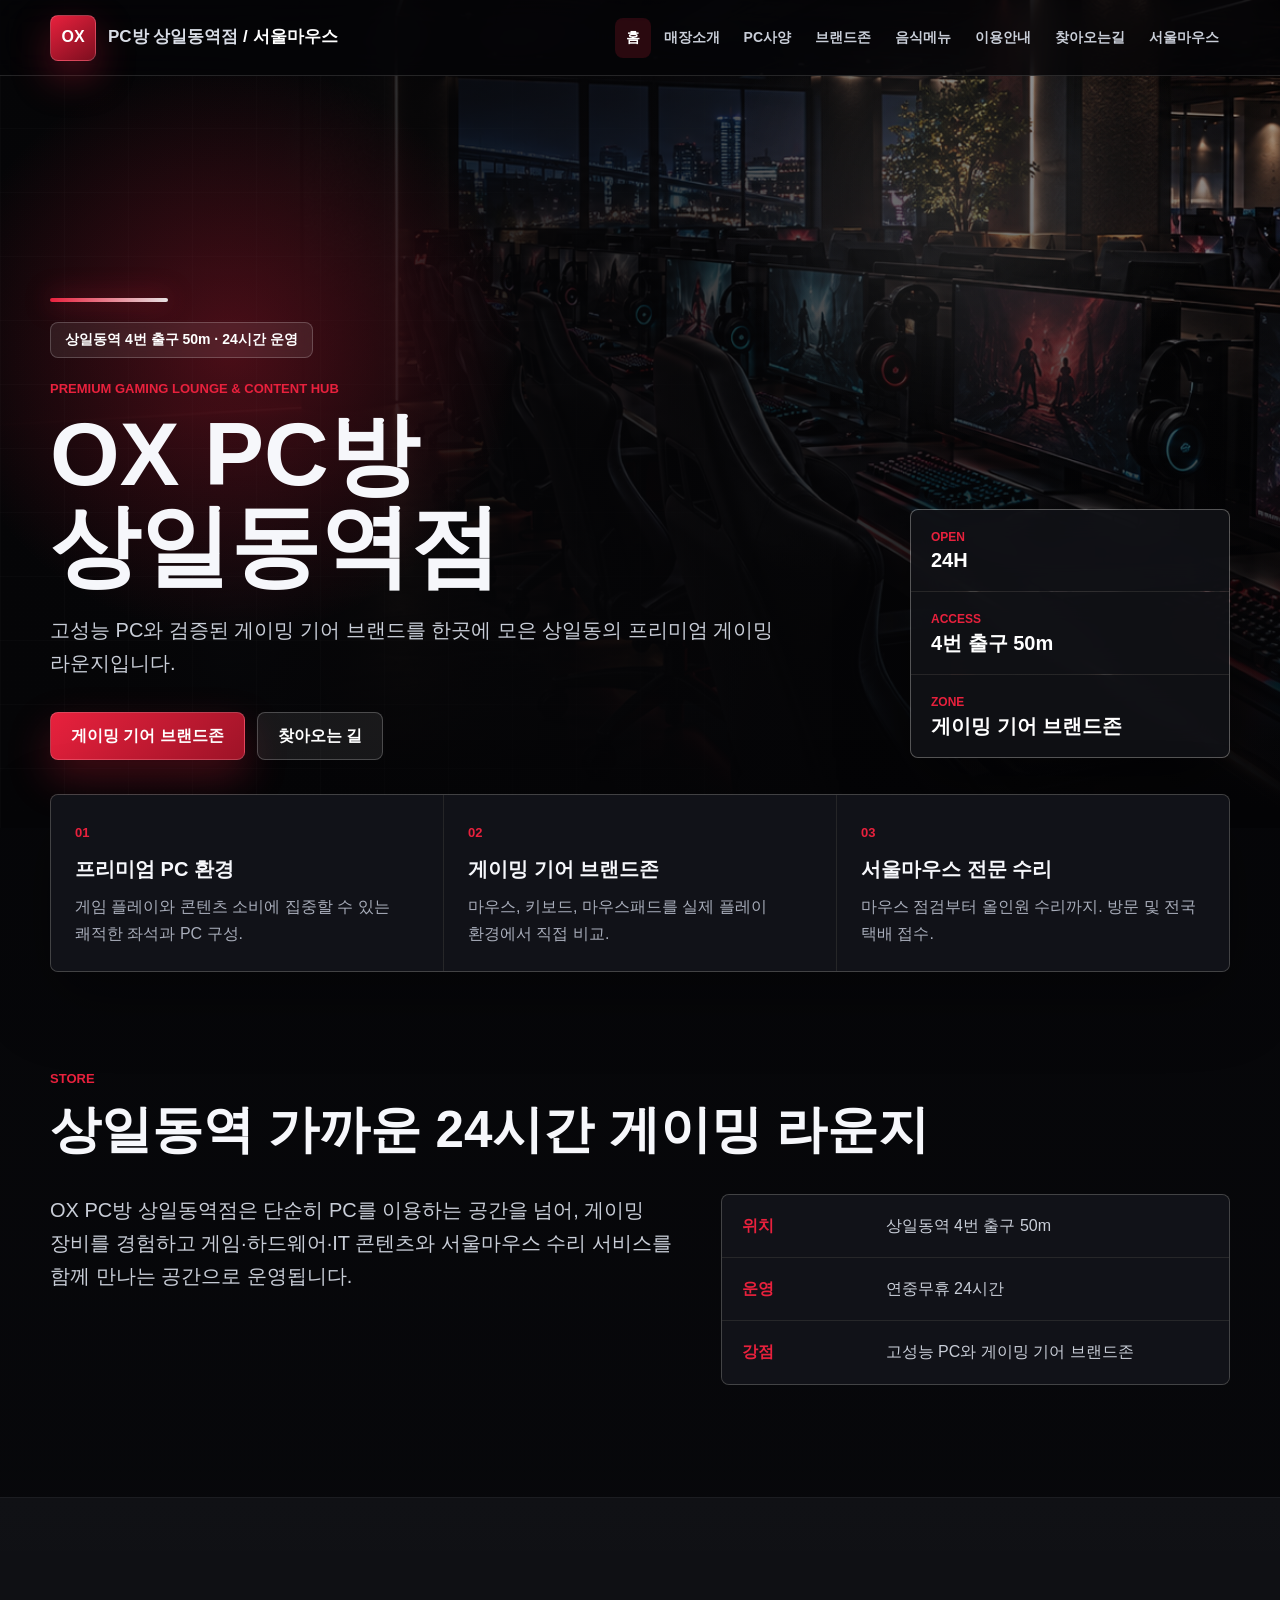
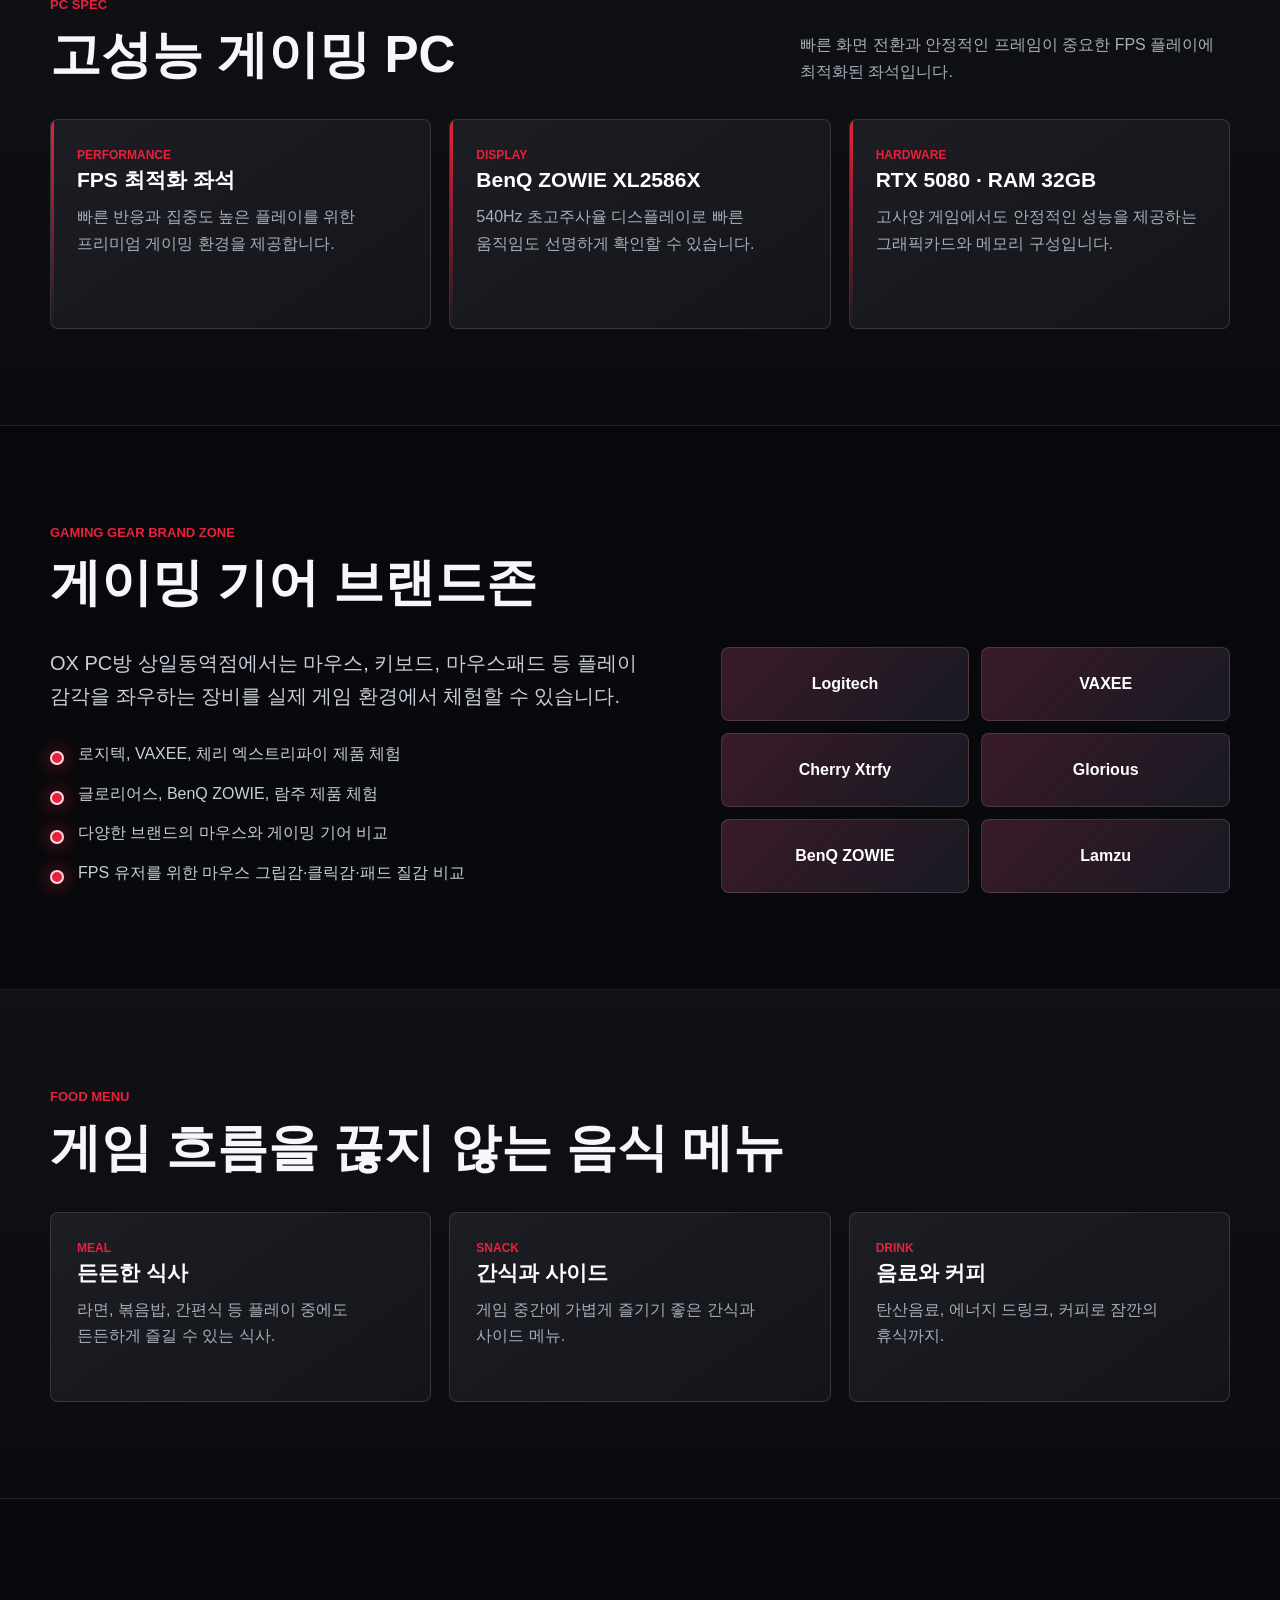
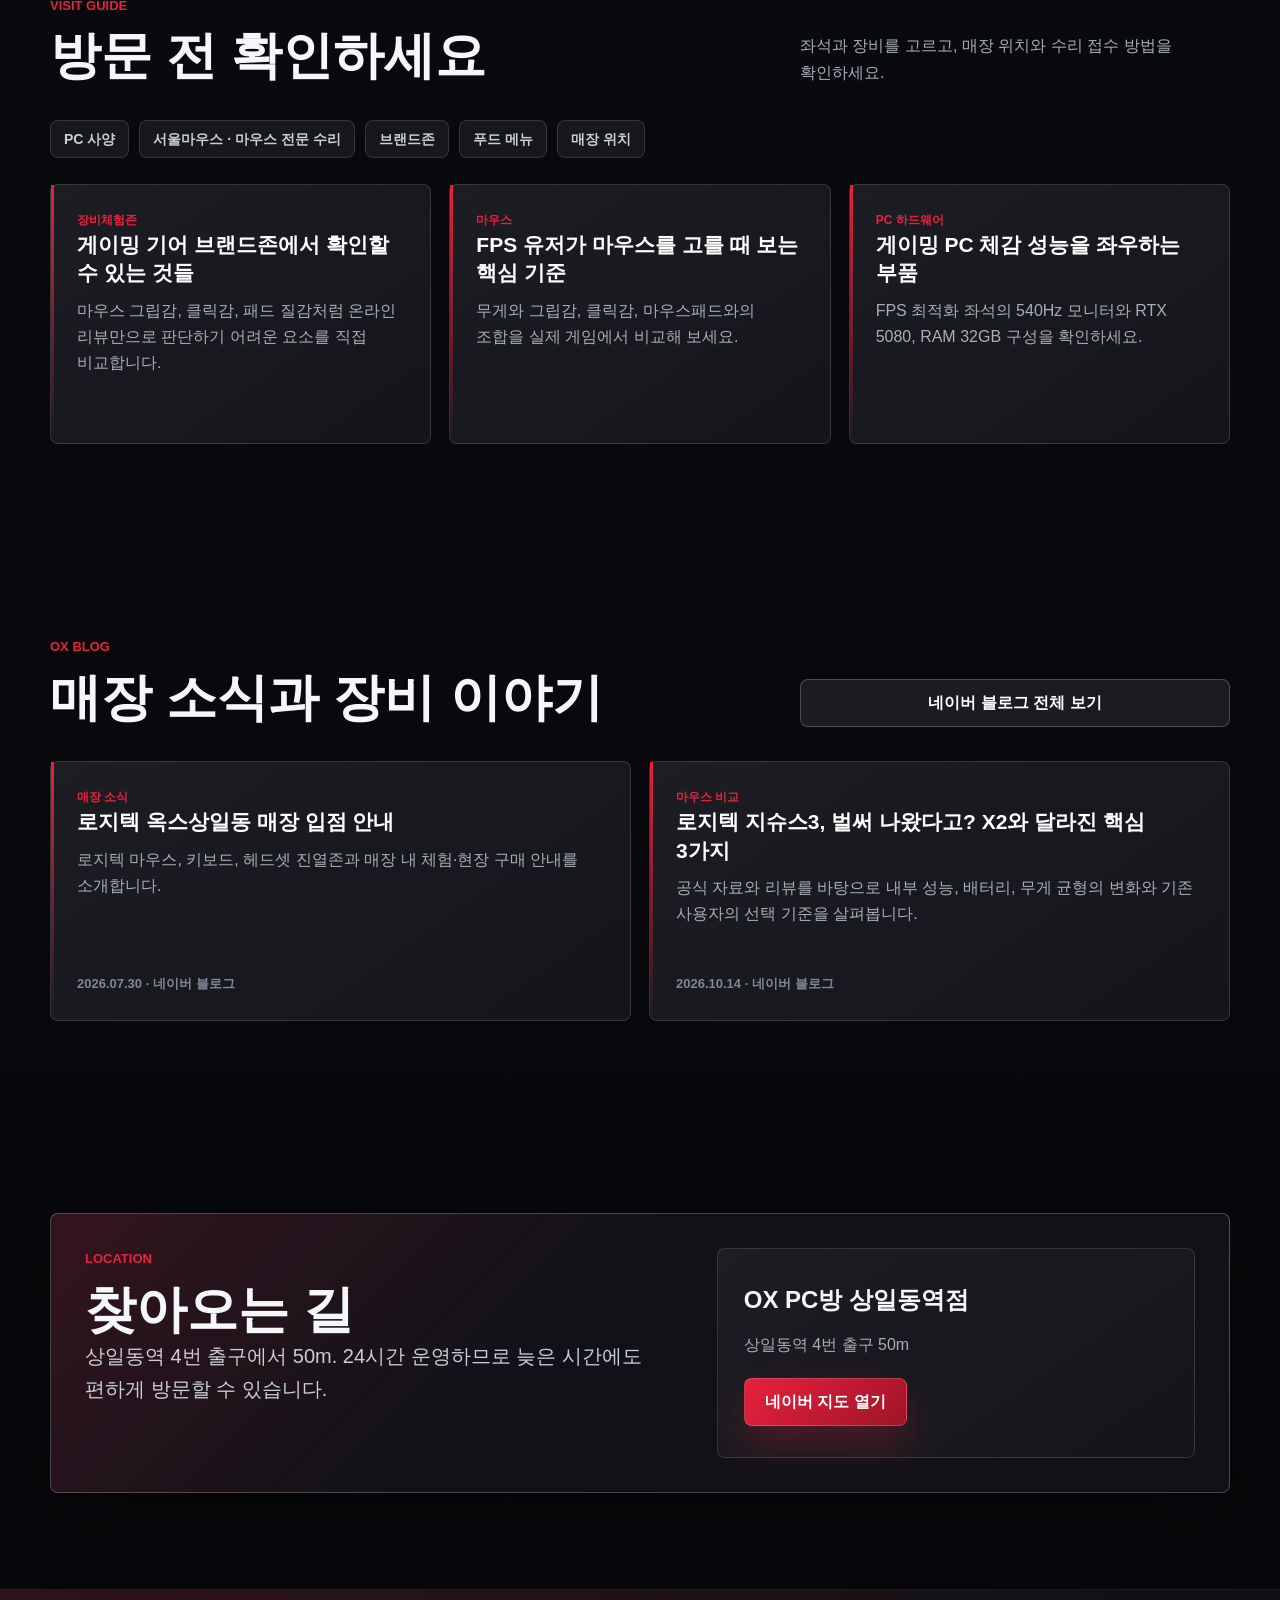
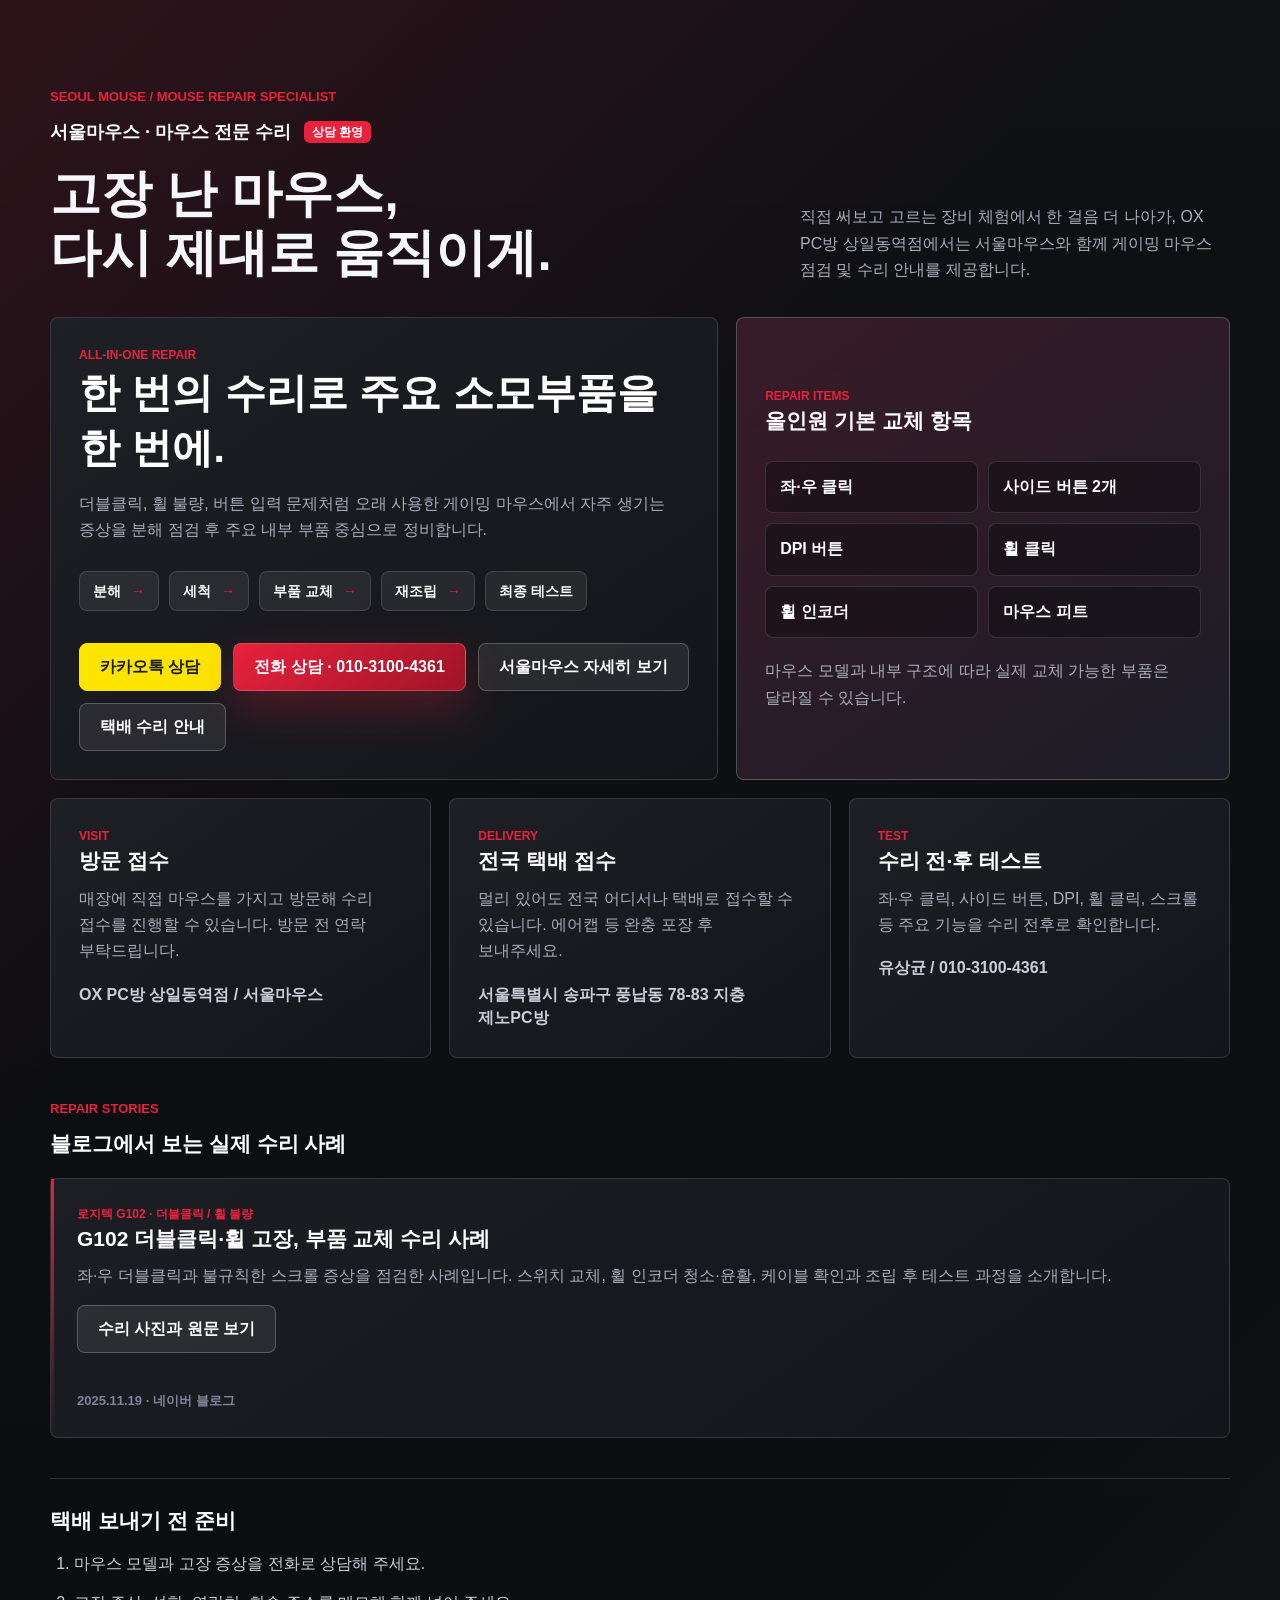
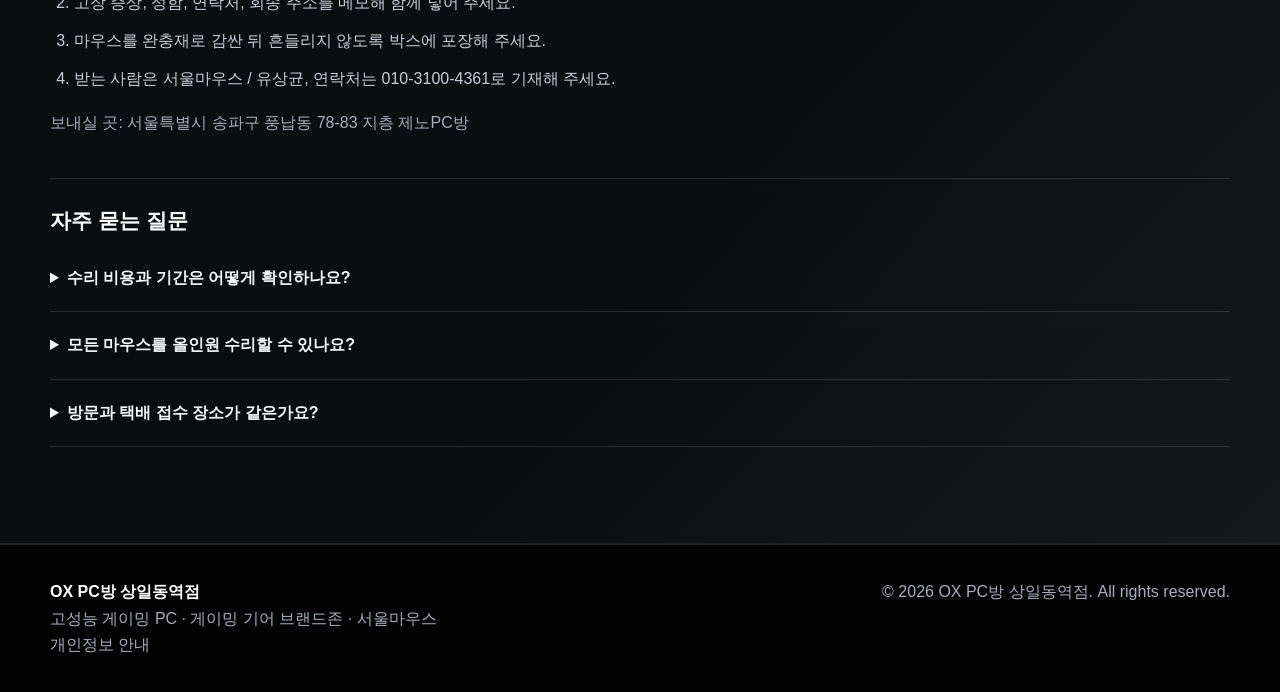
<file: index.html>
<!DOCTYPE html>
<html lang="ko">
<head>
  <meta charset="UTF-8">
  <meta http-equiv="Content-Security-Policy" content="default-src 'self'; script-src 'self' 'sha256-T2YbvCAfs9h0RLN4N0GdD/VZF8YoBCzaIU+To4SzlkU='; style-src 'self'; img-src 'self' data:; font-src 'self'; connect-src 'self'; object-src 'none'; base-uri 'none'; form-action 'none'; upgrade-insecure-requests">
  <meta name="referrer" content="strict-origin-when-cross-origin">
  <meta name="google-site-verification" content="_oT3iblKBV8bBHxBhKy2GhGhcBGJkLaC1-1BOFlFdac">
  <meta name="viewport" content="width=device-width, initial-scale=1.0">
  <title>OX PC방 상일동역점 / 서울마우스 | 게이밍 기어 브랜드존</title>
  <meta name="description" content="상일동역 4번 출구 50m, 24시간 운영하는 OX PC방 상일동역점. 고성능 게이밍 PC, 게이밍 기어 브랜드존과 서울마우스 수리 서비스를 만나보세요.">
  <meta name="keywords" content="OX PC방 상일동역점, 상일동 PC방, 상일동역 PC방, 게이밍 기어 브랜드존, BenQ ZOWIE, VAXEE, Logitech, 마우스 수리, 서울마우스, PC 하드웨어">
  <meta name="author" content="OX PC방 상일동역점">
  <meta name="robots" content="index, follow">
  <meta property="og:type" content="website">
  <meta property="og:locale" content="ko_KR">
  <meta property="og:site_name" content="OX PC방 상일동역점">
  <meta property="og:title" content="OX PC방 상일동역점 / 서울마우스">
  <meta property="og:description" content="상일동역 4번 출구 50m, 24시간 운영. 고성능 PC와 다양한 게이밍 기어를 직접 경험하세요.">
  <meta property="og:image" content="assets/hero-pcroom.png">
  <meta property="og:url" content="https://anarita82.github.io/oxpc-web/">
  <link rel="canonical" href="https://anarita82.github.io/">
  <link rel="preload" href="assets/hero-pcroom.png" as="image">
  <link rel="stylesheet" href="styles.css">
  <script type="application/ld+json">
    {
      "@context": "https://schema.org",
      "@type": "InternetCafe",
      "name": "OX PC방 상일동역점",
      "description": "상일동역 4번 출구 50m 거리에 있는 24시간 프리미엄 게이밍 PC방과 게이밍 기어 브랜드존입니다.",
      "image": "https://anarita82.github.io/oxpc-web/assets/hero-pcroom.png",
      "url": "https://anarita82.github.io/oxpc-web/",
      "openingHours": "Mo-Su 00:00-23:59",
      "areaServed": "서울 강동구 상일동",
      "amenityFeature": [
        {"@type": "LocationFeatureSpecification", "name": "게이밍 기어 브랜드존", "value": true},
        {"@type": "LocationFeatureSpecification", "name": "게이밍 장비 체험", "value": true},
        {"@type": "LocationFeatureSpecification", "name": "24시간 운영", "value": true}
      ]
    }
  </script>
</head>
<body>
  <a class="skip-link" href="#main">본문 바로가기</a>

  <header class="site-header" data-header>
    <a class="brand" href="#home" aria-label="OX PC방 상일동역점과 서울마우스 홈">
      <span class="brand-mark">OX</span>
      <span class="brand-text"><span class="brand-store brand-store-full">PC방 상일동역점</span><span class="brand-store brand-store-short">PC방</span> <b>/ 서울마우스</b></span>
    </a>

    <button class="menu-button" type="button" aria-label="메뉴 열기" aria-expanded="false" aria-controls="site-navigation">
      <span></span>
      <span></span>
      <span></span>
    </button>

    <nav id="site-navigation" class="nav-menu" aria-label="주요 메뉴">
      <a href="#home">홈</a>
      <a href="#intro">매장소개</a>
      <a href="#spec">PC사양</a>
      <a href="#gear">브랜드존</a>
      <a href="#food">음식메뉴</a>
      <a href="#content">이용안내</a>
      <a href="#location">찾아오는길</a>
      <a href="#seoulmouse">서울마우스</a>
    </nav>
  </header>

  <main id="main">
    <section id="home" class="hero" aria-labelledby="hero-title">
      <div class="hero-media" role="img" aria-label="어두운 조명과 레드 포인트가 있는 프리미엄 PC방 공간"></div>
      <div class="hero-scrim"></div>
      <div class="hero-grid"></div>
      <div class="hero-content">
        <p class="hero-badge">상일동역 4번 출구 50m · 24시간 운영</p>
        <p class="eyebrow">Premium Gaming Lounge & Content Hub</p>
        <h1 id="hero-title">OX PC방 상일동역점</h1>
        <p class="hero-text">
          고성능 PC와 검증된 게이밍 기어 브랜드를 한곳에 모은
          상일동의 프리미엄 게이밍 라운지입니다.
        </p>
        <div class="hero-actions" aria-label="빠른 이동">
          <a class="button button-primary" href="#gear">게이밍 기어 브랜드존</a>
          <a class="button button-ghost" href="#location">찾아오는 길</a>
        </div>
      </div>
      <aside class="hero-panel" aria-label="매장 핵심 정보">
        <div>
          <span>Open</span>
          <strong>24H</strong>
        </div>
        <div>
          <span>Access</span>
          <strong>4번 출구 50m</strong>
        </div>
        <div>
          <span>Zone</span>
          <strong>게이밍 기어 브랜드존</strong>
        </div>
      </aside>
    </section>

    <section class="quick-strip" aria-label="핵심 서비스">
      <article>
        <span>01</span>
        <strong>프리미엄 PC 환경</strong>
        <p>게임 플레이와 콘텐츠 소비에 집중할 수 있는 쾌적한 좌석과 PC 구성.</p>
      </article>
      <article>
        <span>02</span>
        <strong>게이밍 기어 브랜드존</strong>
        <p>마우스, 키보드, 마우스패드를 실제 플레이 환경에서 직접 비교.</p>
      </article>
      <article>
        <span>03</span>
        <strong>서울마우스 전문 수리</strong>
        <p>마우스 점검부터 올인원 수리까지. 방문 및 전국 택배 접수.</p>
      </article>
    </section>

    <section id="intro" class="section section-intro" aria-labelledby="intro-title">
      <div class="section-heading">
        <p class="eyebrow">Store</p>
        <h2 id="intro-title">상일동역 가까운 24시간 게이밍 라운지</h2>
      </div>
      <div class="intro-layout">
        <p class="section-lead">
          OX PC방 상일동역점은 단순히 PC를 이용하는 공간을 넘어, 게이밍 장비를 경험하고
          게임·하드웨어·IT 콘텐츠와 서울마우스 수리 서비스를 함께 만나는 공간으로 운영됩니다.
        </p>
        <dl class="store-facts">
          <div>
            <dt>위치</dt>
            <dd>상일동역 4번 출구 50m</dd>
          </div>
          <div>
            <dt>운영</dt>
            <dd>연중무휴 24시간</dd>
          </div>
          <div>
            <dt>강점</dt>
            <dd>고성능 PC와 게이밍 기어 브랜드존</dd>
          </div>
        </dl>
      </div>
    </section>

    <section id="spec" class="section section-band" aria-labelledby="spec-title">
      <div class="section-heading heading-row">
        <div>
          <p class="eyebrow">PC Spec</p>
          <h2 id="spec-title">고성능 게이밍 PC</h2>
        </div>
        <p>빠른 화면 전환과 안정적인 프레임이 중요한 FPS 플레이에 최적화된 좌석입니다.</p>
      </div>
      <div class="feature-grid">
        <article class="feature-card">
          <span class="card-kicker">Performance</span>
          <h3>FPS 최적화 좌석</h3>
          <p>빠른 반응과 집중도 높은 플레이를 위한 프리미엄 게이밍 환경을 제공합니다.</p>
        </article>
        <article class="feature-card">
          <span class="card-kicker">Display</span>
          <h3>BenQ ZOWIE XL2586X</h3>
          <p>540Hz 초고주사율 디스플레이로 빠른 움직임도 선명하게 확인할 수 있습니다.</p>
        </article>
        <article class="feature-card">
          <span class="card-kicker">Hardware</span>
          <h3>RTX 5080 · RAM 32GB</h3>
          <p>고사양 게임에서도 안정적인 성능을 제공하는 그래픽카드와 메모리 구성입니다.</p>
        </article>
      </div>
    </section>

    <section id="gear" class="section" aria-labelledby="gear-title">
      <div class="section-heading">
        <p class="eyebrow">Gaming Gear Brand Zone</p>
        <h2 id="gear-title">게이밍 기어 브랜드존</h2>
      </div>
      <div class="gear-layout">
        <div class="gear-copy">
          <p class="section-lead">
            OX PC방 상일동역점에서는 마우스, 키보드, 마우스패드 등 플레이 감각을 좌우하는 장비를
            실제 게임 환경에서 체험할 수 있습니다.
          </p>
          <ul class="check-list">
            <li>로지텍, VAXEE, 체리 엑스트리파이 제품 체험</li>
            <li>글로리어스, BenQ ZOWIE, 람주 제품 체험</li>
            <li>다양한 브랜드의 마우스와 게이밍 기어 비교</li>
            <li>FPS 유저를 위한 마우스 그립감·클릭감·패드 질감 비교</li>
          </ul>
        </div>
        <div class="brand-cloud" aria-label="체험 가능 브랜드">
          <span>Logitech</span>
          <span>VAXEE</span>
          <span>Cherry Xtrfy</span>
          <span>Glorious</span>
          <span>BenQ ZOWIE</span>
          <span>Lamzu</span>
        </div>
      </div>
    </section>

    <section id="food" class="section section-band" aria-labelledby="food-title">
      <div class="section-heading">
        <p class="eyebrow">Food Menu</p>
        <h2 id="food-title">게임 흐름을 끊지 않는 음식 메뉴</h2>
      </div>
      <div class="menu-grid">
        <article>
          <span>Meal</span>
          <h3>든든한 식사</h3>
          <p>라면, 볶음밥, 간편식 등 플레이 중에도 든든하게 즐길 수 있는 식사.</p>
        </article>
        <article>
          <span>Snack</span>
          <h3>간식과 사이드</h3>
          <p>게임 중간에 가볍게 즐기기 좋은 간식과 사이드 메뉴.</p>
        </article>
        <article>
          <span>Drink</span>
          <h3>음료와 커피</h3>
          <p>탄산음료, 에너지 드링크, 커피로 잠깐의 휴식까지.</p>
        </article>
      </div>
    </section>

    <section id="content" class="section content-section" aria-labelledby="content-title">
      <div class="section-heading heading-row">
        <div>
          <p class="eyebrow">Visit Guide</p>
          <h2 id="content-title">방문 전 확인하세요</h2>
        </div>
        <p>좌석과 장비를 고르고, 매장 위치와 수리 접수 방법을 확인하세요.</p>
      </div>

      <div class="category-list" aria-label="콘텐츠 카테고리">
        <a href="#spec">PC 사양</a>
        <a href="#seoulmouse">서울마우스 · 마우스 전문 수리</a>
        <a href="#gear">브랜드존</a>
        <a href="#food">푸드 메뉴</a>
        <a href="#location">매장 위치</a>
      </div>

      <div class="article-grid" aria-label="매장 이용 안내">
        <article class="article-card">
          <span class="article-category">장비체험존</span>
          <h3><a href="#gear">게이밍 기어 브랜드존에서 확인할 수 있는 것들</a></h3>
          <p>마우스 그립감, 클릭감, 패드 질감처럼 온라인 리뷰만으로 판단하기 어려운 요소를 직접 비교합니다.</p>
        </article>
        <article class="article-card">
          <span class="article-category">마우스</span>
          <h3><a href="#gear">FPS 유저가 마우스를 고를 때 보는 핵심 기준</a></h3>
          <p>무게와 그립감, 클릭감, 마우스패드와의 조합을 실제 게임에서 비교해 보세요.</p>
        </article>
        <article class="article-card">
          <span class="article-category">PC 하드웨어</span>
          <h3><a href="#spec">게이밍 PC 체감 성능을 좌우하는 부품</a></h3>
          <p>FPS 최적화 좌석의 540Hz 모니터와 RTX 5080, RAM 32GB 구성을 확인하세요.</p>
        </article>
      </div>
    </section>

    <section id="blog" class="section" aria-labelledby="blog-title">
      <div class="section-heading heading-row">
        <div>
          <p class="eyebrow">OX Blog</p>
          <h2 id="blog-title">매장 소식과 장비 이야기</h2>
        </div>
        <a class="button button-ghost" href="https://blog.naver.com/anarita" target="_blank" rel="noopener noreferrer">네이버 블로그 전체 보기</a>
      </div>
      <div class="blog-grid">
        <article class="article-card">
          <span class="article-category">매장 소식</span>
          <h3><a href="https://blog.naver.com/anarita/224362482984" target="_blank" rel="noopener noreferrer">로지텍 옥스상일동 매장 입점 안내</a></h3>
          <p>로지텍 마우스, 키보드, 헤드셋 진열존과 매장 내 체험·현장 구매 안내를 소개합니다.</p>
          <time datetime="2026-07-30">2026.07.30 · 네이버 블로그</time>
        </article>
        <article class="article-card">
          <span class="article-category">마우스 비교</span>
          <h3><a href="https://blog.naver.com/anarita/224441145464" target="_blank" rel="noopener noreferrer">로지텍 지슈스3, 벌써 나왔다고? X2와 달라진 핵심 3가지</a></h3>
          <p>공식 자료와 리뷰를 바탕으로 내부 성능, 배터리, 무게 균형의 변화와 기존 사용자의 선택 기준을 살펴봅니다.</p>
          <time datetime="2026-10-14">2026.10.14 · 네이버 블로그</time>
        </article>
      </div>
    </section>

    <section id="location" class="section location-section" aria-labelledby="location-title">
      <div class="location-card">
        <div>
          <p class="eyebrow">Location</p>
          <h2 id="location-title">찾아오는 길</h2>
          <p class="section-lead">상일동역 4번 출구에서 50m. 24시간 운영하므로 늦은 시간에도 편하게 방문할 수 있습니다.</p>
        </div>
        <div class="map-panel" aria-label="지도 안내">
          <strong>OX PC방 상일동역점</strong>
          <span>상일동역 4번 출구 50m</span>
          <a class="button button-primary" href="https://map.naver.com/p/search/OX%20PC%EB%B0%A9%20%EC%83%81%EC%9D%BC%EB%8F%99%EC%97%AD%EC%A0%90" target="_blank" rel="noopener noreferrer">네이버 지도 열기</a>
        </div>
      </div>
    </section>

    <section id="seoulmouse" class="section section-band seoulmouse-section" aria-labelledby="seoulmouse-title">
      <div class="section-heading heading-row">
        <div>
          <p class="eyebrow">Seoul Mouse / Mouse Repair Specialist</p>
          <p class="repair-category">서울마우스 · 마우스 전문 수리 <span>상담 환영</span></p>
          <h2 id="seoulmouse-title">고장 난 마우스,<br>다시 제대로 움직이게.</h2>
        </div>
        <p>
          직접 써보고 고르는 장비 체험에서 한 걸음 더 나아가, OX PC방 상일동역점에서는
          서울마우스와 함께 게이밍 마우스 점검 및 수리 안내를 제공합니다.
        </p>
      </div>

      <div class="repair-hero">
        <div class="repair-copy">
          <span class="card-kicker">ALL-IN-ONE REPAIR</span>
          <h3>한 번의 수리로 주요 소모부품을 한 번에.</h3>
          <p>
            더블클릭, 휠 불량, 버튼 입력 문제처럼 오래 사용한 게이밍 마우스에서 자주 생기는 증상을
            분해 점검 후 주요 내부 부품 중심으로 정비합니다.
          </p>
          <div class="repair-flow" aria-label="수리 진행 순서">
            <span>분해</span>
            <span>세척</span>
            <span>부품 교체</span>
            <span>재조립</span>
            <span>최종 테스트</span>
          </div>
          <div class="repair-actions" aria-label="서울마우스 빠른 이동">
            <a class="button button-kakao" href="https://pf.kakao.com/_xkmQYn/chat" target="_blank" rel="noopener noreferrer">카카오톡 상담</a>
            <a class="button button-primary" href="tel:01031004361">전화 상담 · 010-3100-4361</a>
            <a class="button button-ghost" href="#seoulmouse-detail">서울마우스 자세히 보기</a>
            <a class="button button-ghost" href="#seoulmouse-delivery">택배 수리 안내</a>
          </div>
        </div>

        <div class="repair-panel" id="seoulmouse-detail">
          <span class="card-kicker">Repair Items</span>
          <h3>올인원 기본 교체 항목</h3>
          <ul class="repair-parts" aria-label="올인원 수리 교체 항목">
            <li>좌·우 클릭</li>
            <li>사이드 버튼 2개</li>
            <li>DPI 버튼</li>
            <li>휠 클릭</li>
            <li>휠 인코더</li>
            <li>마우스 피트</li>
          </ul>
          <p>마우스 모델과 내부 구조에 따라 실제 교체 가능한 부품은 달라질 수 있습니다.</p>
        </div>
      </div>

      <div class="repair-info-grid" id="seoulmouse-delivery">
        <article>
          <span>Visit</span>
          <h3>방문 접수</h3>
          <p>매장에 직접 마우스를 가지고 방문해 수리 접수를 진행할 수 있습니다. 방문 전 연락 부탁드립니다.</p>
          <strong>OX PC방 상일동역점 / 서울마우스</strong>
        </article>
        <article>
          <span>Delivery</span>
          <h3>전국 택배 접수</h3>
          <p>멀리 있어도 전국 어디서나 택배로 접수할 수 있습니다. 에어캡 등 완충 포장 후 보내주세요.</p>
          <strong>서울특별시 송파구 풍납동 78-83 지층 제노PC방</strong>
        </article>
        <article>
          <span>Test</span>
          <h3>수리 전·후 테스트</h3>
          <p>좌·우 클릭, 사이드 버튼, DPI, 휠 클릭, 스크롤 등 주요 기능을 수리 전후로 확인합니다.</p>
          <strong>유상균 / <a href="tel:01031004361">010-3100-4361</a></strong>
        </article>
      </div>
      <div class="repair-cases" id="repair-cases">
        <div class="section-heading">
          <p class="eyebrow">Repair Stories</p>
          <h3>블로그에서 보는 실제 수리 사례</h3>
        </div>
        <article class="article-card">
          <span class="article-category">로지텍 G102 · 더블클릭 / 휠 불량</span>
          <h3><a href="https://blog.naver.com/anarita/224080686239" target="_blank" rel="noopener noreferrer">G102 더블클릭·휠 고장, 부품 교체 수리 사례</a></h3>
          <p>좌·우 더블클릭과 불규칙한 스크롤 증상을 점검한 사례입니다. 스위치 교체, 휠 인코더 청소·윤활, 케이블 확인과 조립 후 테스트 과정을 소개합니다.</p>
          <a class="button button-ghost" href="https://blog.naver.com/anarita/224080686239" target="_blank" rel="noopener noreferrer">수리 사진과 원문 보기</a>
          <time datetime="2025-11-19">2025.11.19 · 네이버 블로그</time>
        </article>
      </div>
      <div class="repair-guide">
        <h3>택배 보내기 전 준비</h3>
        <ol>
          <li>마우스 모델과 고장 증상을 전화로 상담해 주세요.</li>
          <li>고장 증상, 성함, 연락처, 회송 주소를 메모해 함께 넣어 주세요.</li>
          <li>마우스를 완충재로 감싼 뒤 흔들리지 않도록 박스에 포장해 주세요.</li>
          <li>받는 사람은 서울마우스 / 유상균, 연락처는 010-3100-4361로 기재해 주세요.</li>
        </ol>
        <p>보내실 곳: 서울특별시 송파구 풍납동 78-83 지층 제노PC방</p>
      </div>
      <div class="repair-faq">
        <h3>자주 묻는 질문</h3>
        <details>
          <summary>수리 비용과 기간은 어떻게 확인하나요?</summary>
          <p>모델과 증상, 필요한 부품에 따라 달라집니다. 접수 전 <a href="https://pf.kakao.com/_xkmQYn/chat" target="_blank" rel="noopener noreferrer">카카오톡 상담</a> 또는 전화 상담으로 확인해 주세요.</p>
        </details>
        <details>
          <summary>모든 마우스를 올인원 수리할 수 있나요?</summary>
          <p>모델과 내부 구조에 따라 교체 가능한 부품이 달라집니다. 모델명을 알려 주시면 수리 가능 여부를 안내해 드립니다.</p>
        </details>
        <details>
          <summary>방문과 택배 접수 장소가 같은가요?</summary>
          <p>방문은 사전에 전화로 접수 장소를 확인해 주세요. 택배는 위에 안내된 풍납동 제노PC방 주소로 보내 주세요.</p>
        </details>
      </div>
    </section>
  </main>

  <footer class="site-footer">
    <div>
      <strong>OX PC방 상일동역점</strong>
      <p>고성능 게이밍 PC · 게이밍 기어 브랜드존 · 서울마우스</p>
      <a href="privacy.html">개인정보 안내</a>
    </div>
    <p>© <span id="year"></span> OX PC방 상일동역점. All rights reserved.</p>
  </footer>

  <script src="script.js"></script>
</body>
</html>
</file>
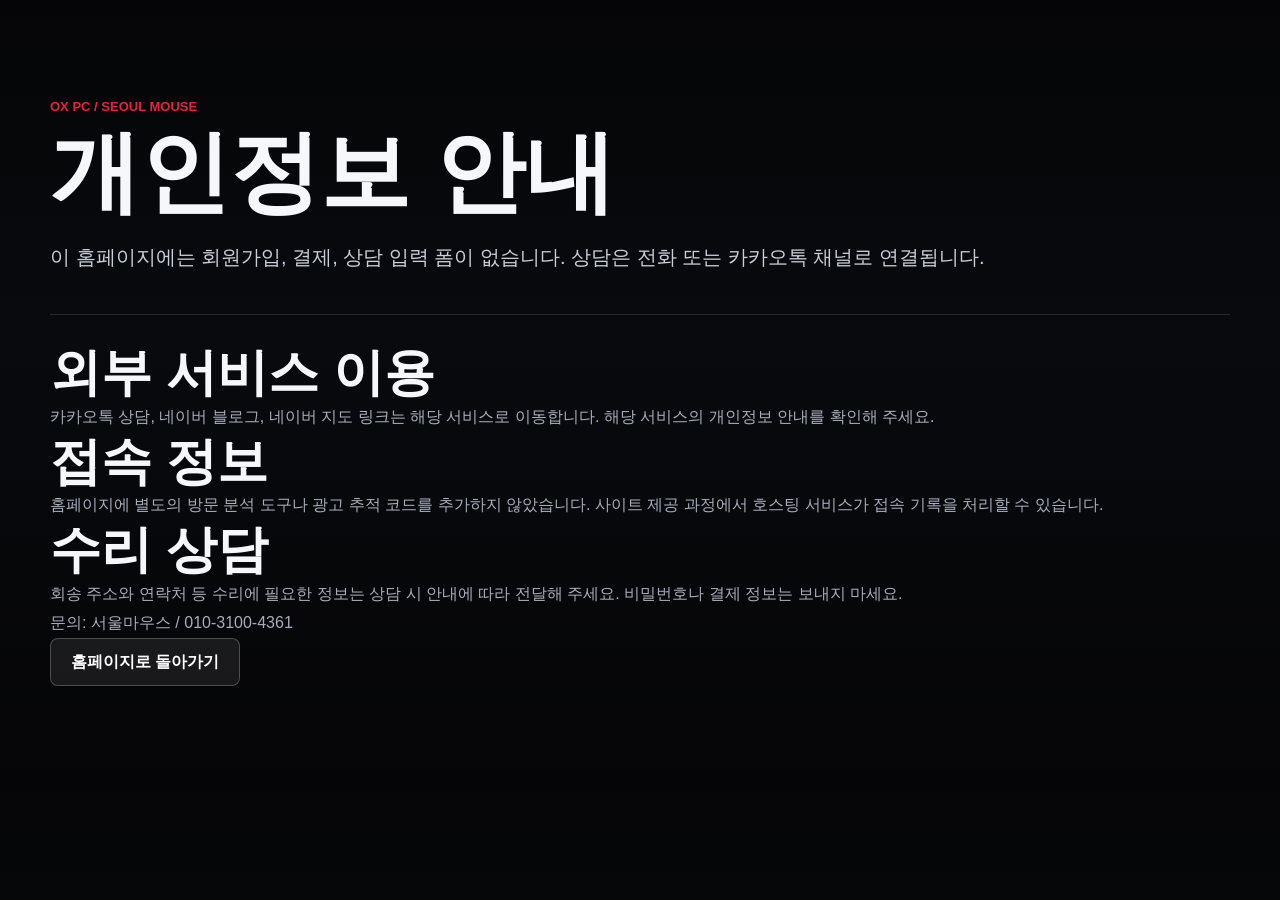
<file: privacy.html>
<!DOCTYPE html>
<html lang="ko">
<head>
  <meta charset="UTF-8">
  <meta http-equiv="Content-Security-Policy" content="default-src 'self'; script-src 'none'; style-src 'self'; img-src 'self'; object-src 'none'; base-uri 'none'; form-action 'none'; upgrade-insecure-requests">
  <meta name="referrer" content="strict-origin-when-cross-origin">
  <meta name="viewport" content="width=device-width, initial-scale=1.0">
  <title>개인정보 안내 | OX PC방 상일동역점 / 서울마우스</title>
  <link rel="canonical" href="https://anarita82.github.io/oxpc-web/privacy.html">
  <link rel="stylesheet" href="styles.css">
</head>
<body>
  <main class="section">
    <p class="eyebrow">OX PC / Seoul Mouse</p>
    <h1>개인정보 안내</h1>
    <p class="section-lead">이 홈페이지에는 회원가입, 결제, 상담 입력 폼이 없습니다. 상담은 전화 또는 카카오톡 채널로 연결됩니다.</p>
    <div class="repair-guide">
      <h2>외부 서비스 이용</h2>
      <p>카카오톡 상담, 네이버 블로그, 네이버 지도 링크는 해당 서비스로 이동합니다. 해당 서비스의 개인정보 안내를 확인해 주세요.</p>
      <h2>접속 정보</h2>
      <p>홈페이지에 별도의 방문 분석 도구나 광고 추적 코드를 추가하지 않았습니다. 사이트 제공 과정에서 호스팅 서비스가 접속 기록을 처리할 수 있습니다.</p>
      <h2>수리 상담</h2>
      <p>회송 주소와 연락처 등 수리에 필요한 정보는 상담 시 안내에 따라 전달해 주세요. 비밀번호나 결제 정보는 보내지 마세요.</p>
      <p>문의: 서울마우스 / <a href="tel:01031004361">010-3100-4361</a></p>
    </div>
    <a class="button button-ghost" href="index.html">홈페이지로 돌아가기</a>
  </main>
</body>
</html>
</file>
<file: styles.css>
:root {
  --bg: #050507;
  --bg-soft: #0b0c10;
  --panel: #111218;
  --panel-strong: #171923;
  --text: #f6f7fb;
  --muted: #a8adba;
  --muted-strong: #c9ced8;
  --red: #e8213d;
  --red-dark: #9f1428;
  --silver: #d8dce5;
  --line: rgba(255, 255, 255, 0.13);
  --line-strong: rgba(255, 255, 255, 0.22);
  --shadow: 0 24px 70px rgba(0, 0, 0, 0.36);
  --container: min(1180px, calc(100% - 40px));
}

* {
  box-sizing: border-box;
}

html {
  scroll-behavior: smooth;
  scroll-padding-top: 84px;
}

body {
  margin: 0;
  color: var(--text);
  background:
    linear-gradient(180deg, #050507 0%, #090a0e 42%, #050507 100%);
  font-family: Arial, "Noto Sans KR", "Apple SD Gothic Neo", sans-serif;
  line-height: 1.65;
  word-break: keep-all;
}

body.menu-open {
  overflow: hidden;
}

img {
  max-width: 100%;
  display: block;
}

a {
  color: inherit;
  text-decoration: none;
}

p,
h1,
h2,
h3,
dl,
dd {
  margin-top: 0;
}

p {
  margin-bottom: 0;
}

.skip-link {
  position: fixed;
  top: 10px;
  left: 10px;
  z-index: 100;
  transform: translateY(-140%);
  padding: 10px 14px;
  color: #ffffff;
  background: var(--red);
  border-radius: 8px;
  font-weight: 800;
}

.skip-link:focus {
  transform: translateY(0);
}

.site-header {
  position: fixed;
  inset: 0 0 auto;
  z-index: 50;
  display: flex;
  align-items: center;
  justify-content: space-between;
  gap: 24px;
  height: 76px;
  padding: 0 max(20px, calc((100vw - 1180px) / 2));
  background: rgba(5, 5, 7, 0.78);
  border-bottom: 1px solid var(--line);
  backdrop-filter: blur(18px);
  transition: background 0.2s ease, border-color 0.2s ease;
}

.site-header.is-scrolled {
  background: rgba(5, 5, 7, 0.94);
  border-color: rgba(232, 33, 61, 0.35);
}

.brand {
  display: inline-flex;
  align-items: center;
  gap: 12px;
  min-width: 0;
  font-weight: 900;
}

.brand-mark {
  display: inline-grid;
  place-items: center;
  width: 46px;
  height: 46px;
  color: #ffffff;
  background: linear-gradient(145deg, var(--red), #7d0e1f);
  border: 1px solid rgba(255, 255, 255, 0.18);
  border-radius: 8px;
  box-shadow: 0 16px 38px rgba(232, 33, 61, 0.34);
}

.brand-text {
  overflow: hidden;
  color: var(--silver);
  font-size: 17px;
  text-overflow: ellipsis;
  white-space: nowrap;
}

.brand-text b {
  color: #ffffff;
  font-weight: 900;
}

.brand-store-short {
  display: none;
}

.nav-menu {
  display: flex;
  align-items: center;
  gap: 2px;
  color: var(--muted-strong);
  font-size: 14px;
  font-weight: 800;
}

.nav-menu a {
  min-height: 40px;
  display: inline-flex;
  align-items: center;
  padding: 0 11px;
  border-radius: 8px;
  transition: color 0.18s ease, background 0.18s ease;
}

.nav-menu a:hover,
.nav-menu a.is-active {
  color: #ffffff;
  background: rgba(232, 33, 61, 0.16);
}

.menu-button {
  display: none;
  width: 44px;
  height: 44px;
  padding: 10px;
  background: rgba(255, 255, 255, 0.06);
  border: 1px solid var(--line);
  border-radius: 8px;
}

.menu-button span {
  display: block;
  height: 2px;
  margin: 5px 0;
  background: #ffffff;
  border-radius: 999px;
}

.hero {
  position: relative;
  min-height: 92vh;
  display: grid;
  align-items: end;
  padding: 150px max(20px, calc((100vw - 1180px) / 2)) 68px;
  overflow: hidden;
}

.hero-media,
.hero-scrim,
.hero-grid {
  position: absolute;
  inset: 0;
}

.hero-media {
  background: #0b0c10 url("assets/hero-pcroom.png") center / cover no-repeat;
}

.hero-media::after {
  content: "";
  position: absolute;
  inset: 0;
  background:
    linear-gradient(90deg, rgba(5, 5, 7, 0.98) 0%, rgba(5, 5, 7, 0.74) 44%, rgba(5, 5, 7, 0.22) 100%),
    linear-gradient(180deg, rgba(5, 5, 7, 0.04) 0%, var(--bg) 98%);
}

.hero-scrim {
  background:
    radial-gradient(circle at 18% 42%, rgba(232, 33, 61, 0.30), transparent 25%),
    radial-gradient(circle at 75% 24%, rgba(255, 255, 255, 0.10), transparent 21%);
}

.hero-grid {
  opacity: 0.18;
  background-image:
    linear-gradient(rgba(255, 255, 255, 0.10) 1px, transparent 1px),
    linear-gradient(90deg, rgba(255, 255, 255, 0.10) 1px, transparent 1px);
  background-size: 64px 64px;
  mask-image: linear-gradient(90deg, #000 0%, transparent 70%);
}

.hero-content {
  position: relative;
  z-index: 2;
  width: min(780px, 100%);
  padding-top: 24px;
}

.hero-content::before {
  content: "";
  position: absolute;
  top: 0;
  left: 0;
  width: 118px;
  height: 4px;
  background: linear-gradient(90deg, var(--red), rgba(255, 255, 255, 0.88));
  border-radius: 999px;
  box-shadow: 0 0 26px rgba(232, 33, 61, 0.72);
}

.hero-badge,
.eyebrow,
.card-kicker,
.article-category {
  letter-spacing: 0;
}

.hero-badge {
  display: inline-flex;
  align-items: center;
  min-height: 36px;
  padding: 0 14px;
  margin: 0 0 20px;
  color: #ffffff;
  background: rgba(255, 255, 255, 0.08);
  border: 1px solid rgba(255, 255, 255, 0.20);
  border-radius: 8px;
  font-size: 14px;
  font-weight: 800;
  backdrop-filter: blur(10px);
}

.eyebrow {
  margin-bottom: 10px;
  color: var(--red);
  font-size: 13px;
  font-weight: 900;
  text-transform: uppercase;
}

h1 {
  max-width: 760px;
  margin-bottom: 22px;
  font-size: clamp(48px, 7vw, 92px);
  line-height: 1.02;
}

h2 {
  margin-bottom: 0;
  font-size: clamp(31px, 4vw, 52px);
  line-height: 1.17;
}

h3 {
  margin-bottom: 10px;
  color: #ffffff;
  font-size: 21px;
  line-height: 1.35;
}

.hero-text,
.section-lead {
  color: var(--muted-strong);
  font-size: clamp(17px, 2vw, 20px);
}

.hero-actions {
  display: flex;
  flex-wrap: wrap;
  gap: 12px;
  margin-top: 32px;
}

.button {
  display: inline-flex;
  align-items: center;
  justify-content: center;
  min-height: 48px;
  padding: 0 20px;
  border-radius: 8px;
  font-weight: 900;
  transition: transform 0.18s ease, border-color 0.18s ease, background 0.18s ease;
}

.button:hover {
  transform: translateY(-2px);
}

.button-kakao {
  color: #191919;
  background: #fee500;
  border: 1px solid #fee500;
}

.button-kakao:hover {
  background: #f5dc00;
}

.button-primary {
  color: #ffffff;
  background: linear-gradient(135deg, var(--red), var(--red-dark));
  border: 1px solid rgba(255, 255, 255, 0.18);
  box-shadow: 0 18px 42px rgba(232, 33, 61, 0.28);
}

.button-ghost {
  color: #ffffff;
  background: rgba(255, 255, 255, 0.08);
  border: 1px solid var(--line-strong);
}

.button-ghost:hover {
  border-color: rgba(232, 33, 61, 0.65);
}

.hero-panel {
  position: absolute;
  right: max(20px, calc((100vw - 1180px) / 2));
  bottom: 70px;
  z-index: 2;
  width: min(320px, calc(100% - 40px));
  display: grid;
  gap: 1px;
  overflow: hidden;
  background: var(--line);
  border: 1px solid var(--line-strong);
  border-radius: 8px;
  box-shadow: var(--shadow);
}

.hero-panel div {
  padding: 18px 20px;
  background: rgba(12, 13, 18, 0.86);
  backdrop-filter: blur(14px);
}

.hero-panel span,
.card-kicker,
.article-category,
.menu-grid span {
  display: block;
  color: var(--red);
  font-size: 12px;
  font-weight: 900;
  text-transform: uppercase;
}

.hero-panel strong {
  display: block;
  color: #ffffff;
  font-size: 20px;
  line-height: 1.3;
}

.quick-strip {
  width: var(--container);
  display: grid;
  grid-template-columns: repeat(3, 1fr);
  gap: 1px;
  margin: -34px auto 0;
  position: relative;
  z-index: 4;
  overflow: hidden;
  background: var(--line);
  border: 1px solid var(--line);
  border-radius: 8px;
  box-shadow: var(--shadow);
}

.quick-strip article {
  min-height: 168px;
  padding: 24px;
  background: rgba(17, 18, 24, 0.96);
}

.quick-strip span {
  color: var(--red);
  font-size: 13px;
  font-weight: 900;
}

.quick-strip strong {
  display: block;
  margin: 8px 0;
  font-size: 20px;
}

.quick-strip p,
.feature-card p,
.menu-grid p,
.article-card p,
.map-panel span,
.site-footer p {
  color: var(--muted);
}

.section {
  padding: 96px max(20px, calc((100vw - 1180px) / 2));
}

.section-band {
  background:
    linear-gradient(180deg, rgba(255, 255, 255, 0.02), transparent),
    var(--bg-soft);
  border-block: 1px solid rgba(255, 255, 255, 0.07);
}

.section-heading {
  margin-bottom: 34px;
}

.heading-row {
  display: grid;
  grid-template-columns: minmax(0, 1fr) minmax(250px, 430px);
  gap: 30px;
  align-items: end;
}

.heading-row > p {
  color: var(--muted);
}

.intro-layout,
.gear-layout,
.location-card {
  display: grid;
  grid-template-columns: minmax(0, 1fr) minmax(320px, 0.8fr);
  gap: 34px;
  align-items: start;
}

.store-facts {
  display: grid;
  gap: 1px;
  overflow: hidden;
  background: var(--line);
  border: 1px solid var(--line);
  border-radius: 8px;
}

.store-facts div {
  display: grid;
  grid-template-columns: 90px 1fr;
  gap: 14px;
  padding: 18px 20px;
  background: var(--panel);
}

.store-facts dt {
  color: var(--red);
  font-weight: 900;
}

.store-facts dd {
  margin-bottom: 0;
  color: var(--muted-strong);
}

.feature-grid,
.menu-grid,
.article-grid {
  display: grid;
  grid-template-columns: repeat(3, 1fr);
  gap: 18px;
}

.feature-card,
.menu-grid article,
.article-card,
.map-panel {
  min-height: 210px;
  padding: 26px;
  background:
    linear-gradient(145deg, rgba(255, 255, 255, 0.05), rgba(255, 255, 255, 0.01)),
    var(--panel);
  border: 1px solid var(--line);
  border-radius: 8px;
}

.feature-card {
  position: relative;
  overflow: hidden;
}

.feature-card::before,
.article-card::before {
  content: "";
  position: absolute;
  inset: 0 auto 0 0;
  width: 3px;
  background: linear-gradient(180deg, var(--red), transparent);
}

.feature-card,
.article-card {
  position: relative;
}

.check-list {
  display: grid;
  gap: 13px;
  padding: 0;
  margin: 28px 0 0;
  list-style: none;
}

.check-list li {
  position: relative;
  padding-left: 28px;
  color: var(--muted-strong);
}

.check-list li::before {
  content: "";
  position: absolute;
  top: 10px;
  left: 0;
  width: 10px;
  height: 10px;
  background: var(--red);
  border: 2px solid rgba(255, 255, 255, 0.84);
  border-radius: 50%;
  box-shadow: 0 0 18px rgba(232, 33, 61, 0.7);
}

.brand-cloud {
  display: grid;
  grid-template-columns: repeat(2, minmax(0, 1fr));
  gap: 12px;
}

.brand-cloud span {
  display: flex;
  align-items: center;
  justify-content: center;
  min-height: 74px;
  padding: 16px;
  color: #ffffff;
  background:
    linear-gradient(135deg, rgba(232, 33, 61, 0.17), transparent),
    var(--panel-strong);
  border: 1px solid var(--line);
  border-radius: 8px;
  font-size: 16px;
  font-weight: 900;
  text-align: center;
}

.seoulmouse-section {
  position: relative;
  overflow: hidden;
}

.seoulmouse-section::before {
  content: "";
  position: absolute;
  inset: 0;
  pointer-events: none;
  background:
    linear-gradient(135deg, rgba(232, 33, 61, 0.14), transparent 34%),
    linear-gradient(315deg, rgba(255, 255, 255, 0.05), transparent 28%);
}

.repair-category {
  margin: 10px 0 16px;
  color: #ffffff;
  font-size: 18px;
  font-weight: 900;
}

.repair-category span {
  display: inline-block;
  margin-left: 8px;
  padding: 5px 8px;
  color: #ffffff;
  background: var(--red);
  border-radius: 6px;
  font-size: 12px;
  line-height: 1;
  vertical-align: 2px;
}

.seoulmouse-section > * {
  position: relative;
  z-index: 1;
}

.repair-hero {
  display: grid;
  grid-template-columns: minmax(0, 1.15fr) minmax(320px, 0.85fr);
  gap: 18px;
  margin-bottom: 18px;
}

.repair-copy,
.repair-panel,
.repair-info-grid article {
  padding: 28px;
  background:
    linear-gradient(145deg, rgba(255, 255, 255, 0.06), rgba(255, 255, 255, 0.01)),
    var(--panel);
  border: 1px solid var(--line);
  border-radius: 8px;
}

.repair-copy {
  min-height: 360px;
  display: flex;
  flex-direction: column;
  justify-content: center;
}

.repair-copy h3 {
  max-width: 620px;
  margin-bottom: 14px;
  font-size: clamp(27px, 3.2vw, 42px);
}

.repair-copy p,
.repair-panel p,
.repair-info-grid p {
  color: var(--muted);
}

.repair-flow {
  display: flex;
  flex-wrap: wrap;
  gap: 10px;
  margin-top: 28px;
}

.repair-flow span {
  display: inline-flex;
  align-items: center;
  min-height: 40px;
  padding: 0 13px;
  color: #ffffff;
  background: rgba(255, 255, 255, 0.07);
  border: 1px solid var(--line);
  border-radius: 8px;
  font-size: 14px;
  font-weight: 900;
}

.repair-flow span:not(:last-child)::after {
  content: "→";
  margin-left: 10px;
  color: var(--red);
}

.repair-actions {
  display: flex;
  flex-wrap: wrap;
  gap: 12px;
  margin-top: 32px;
}

.repair-panel {
  display: flex;
  flex-direction: column;
  justify-content: center;
  min-height: 360px;
  background:
    linear-gradient(145deg, rgba(232, 33, 61, 0.16), rgba(255, 255, 255, 0.02)),
    var(--panel-strong);
  border-color: var(--line-strong);
}

.repair-parts {
  display: grid;
  grid-template-columns: repeat(2, minmax(0, 1fr));
  gap: 10px;
  padding: 0;
  margin: 16px 0 20px;
  list-style: none;
}

.repair-parts li {
  min-height: 52px;
  display: flex;
  align-items: center;
  padding: 12px 14px;
  color: #ffffff;
  background: rgba(5, 5, 7, 0.34);
  border: 1px solid rgba(255, 255, 255, 0.12);
  border-radius: 8px;
  font-weight: 900;
}

.repair-info-grid {
  display: grid;
  grid-template-columns: repeat(3, 1fr);
  gap: 18px;
}

.repair-info-grid article {
  min-height: 230px;
}

.repair-info-grid span {
  display: block;
  color: var(--red);
  font-size: 12px;
  font-weight: 900;
  text-transform: uppercase;
}

.repair-info-grid strong {
  display: block;
  margin-top: 18px;
  color: var(--muted-strong);
  line-height: 1.45;
}

.blog-grid {
  display: grid;
  grid-template-columns: repeat(2, minmax(0, 1fr));
  gap: 18px;
}

.repair-cases {
  margin-top: 40px;
}

.repair-cases .section-heading {
  margin-bottom: 20px;
}

.repair-cases .button {
  align-self: flex-start;
  margin-top: 16px;
}

@media (max-width: 640px) {
  .blog-grid {
    grid-template-columns: 1fr;
  }
}

.repair-guide,
.repair-faq {
  margin-top: 40px;
  padding-top: 28px;
  border-top: 1px solid var(--line);
}

.repair-guide ol {
  padding-left: 24px;
  color: var(--muted-strong);
}

.repair-guide li {
  margin-bottom: 12px;
}

.repair-guide p,
.repair-faq p {
  color: var(--muted);
  line-height: 1.8;
  overflow-wrap: anywhere;
}

.repair-faq details {
  border-bottom: 1px solid var(--line);
}

.repair-faq summary {
  padding: 20px 0;
  cursor: pointer;
  font-weight: 800;
}

.repair-faq details p {
  margin: 0 0 20px;
}

a:focus-visible,
button:focus-visible,
summary:focus-visible {
  outline: 2px solid var(--red);
  outline-offset: 5px;
}

@media (prefers-reduced-motion: reduce) {
  html {
    scroll-behavior: auto;
  }
}

.menu-grid article {
  min-height: 190px;
}

.category-list {
  display: flex;
  flex-wrap: wrap;
  gap: 10px;
  margin-bottom: 26px;
}

.category-list a {
  display: inline-flex;
  align-items: center;
  min-height: 38px;
  padding: 0 13px;
  color: var(--muted-strong);
  background: rgba(255, 255, 255, 0.06);
  border: 1px solid var(--line);
  border-radius: 8px;
  font-size: 14px;
  font-weight: 800;
}

.category-list a:hover {
  color: #ffffff;
  border-color: rgba(232, 33, 61, 0.56);
}

.article-card {
  display: flex;
  flex-direction: column;
  min-height: 260px;
}

.article-card h3 a:hover {
  color: #ffffff;
  text-decoration: underline;
  text-decoration-color: var(--red);
  text-underline-offset: 5px;
}

.article-card time {
  margin-top: auto;
  padding-top: 22px;
  color: #7f8696;
  font-size: 13px;
  font-weight: 800;
}

.location-card {
  align-items: stretch;
  padding: 34px;
  background:
    linear-gradient(135deg, rgba(232, 33, 61, 0.16), transparent 42%),
    var(--panel);
  border: 1px solid var(--line-strong);
  border-radius: 8px;
  box-shadow: var(--shadow);
}

.map-panel {
  display: flex;
  flex-direction: column;
  justify-content: center;
  gap: 12px;
}

.map-panel strong {
  font-size: 24px;
}

.map-panel .button {
  align-self: flex-start;
  margin-top: 8px;
}

.site-footer {
  display: flex;
  justify-content: space-between;
  gap: 24px;
  padding: 34px max(20px, calc((100vw - 1180px) / 2));
  color: var(--muted);
  background: #030304;
  border-top: 1px solid var(--line);
}

.site-footer strong {
  color: #ffffff;
}

@media (max-width: 980px) {
  .site-header {
    height: 70px;
  }

  .menu-button {
    display: block;
    flex: 0 0 auto;
  }

  .nav-menu {
    position: fixed;
    top: 70px;
    right: 20px;
    left: 20px;
    display: none;
    flex-direction: column;
    align-items: stretch;
    gap: 0;
    overflow: hidden;
    background: rgba(12, 13, 18, 0.98);
    border: 1px solid var(--line-strong);
    border-radius: 8px;
    box-shadow: var(--shadow);
  }

  .nav-menu.is-open {
    display: flex;
  }

  .nav-menu a {
    min-height: 50px;
    padding: 0 18px;
    border-radius: 0;
    border-bottom: 1px solid var(--line);
  }

  .nav-menu a:last-child {
    border-bottom: 0;
  }

  .hero {
    min-height: auto;
    padding-top: 124px;
  }

  .hero-panel {
    position: relative;
    right: auto;
    bottom: auto;
    margin-top: 36px;
  }

  .quick-strip,
  .feature-grid,
  .menu-grid,
  .article-grid,
  .repair-info-grid {
    grid-template-columns: 1fr;
  }

  .heading-row,
  .intro-layout,
  .gear-layout,
  .location-card,
  .repair-hero {
    grid-template-columns: 1fr;
  }
}

@media (max-width: 640px) {
  :root {
    --container: min(100% - 32px, 1180px);
  }

  html {
    scroll-padding-top: 72px;
  }

  .site-header {
    padding-inline: 16px;
  }

  .brand-mark {
    width: 42px;
    height: 42px;
  }

  .brand-text {
    max-width: 220px;
    font-size: 14px;
  }

  .brand-store-full {
    display: none;
  }

  .brand-store-short {
    display: inline;
  }

  .hero {
    padding: 112px 16px 54px;
  }

  .hero-media {
    background-position: 64% center;
  }

  .hero-media::after {
    background:
      linear-gradient(90deg, rgba(5, 5, 7, 0.98), rgba(5, 5, 7, 0.82)),
      linear-gradient(180deg, rgba(5, 5, 7, 0.10), var(--bg));
  }

  h1 {
    font-size: 46px;
  }

  h2 {
    font-size: 32px;
  }

  .hero-badge {
    min-height: 0;
    padding: 9px 12px;
    line-height: 1.45;
  }

  .hero-actions,
  .site-footer {
    flex-direction: column;
  }

  .button,
  .map-panel .button {
    width: 100%;
  }

  .quick-strip {
    margin-top: 0;
    width: 100%;
    border-right: 0;
    border-left: 0;
    border-radius: 0;
  }

  .section {
    padding: 72px 16px;
  }

  .store-facts div {
    grid-template-columns: 1fr;
    gap: 4px;
  }

  .brand-cloud {
    grid-template-columns: 1fr;
  }

  .repair-copy,
  .repair-panel,
  .repair-info-grid article {
    padding: 22px;
  }

  .repair-copy,
  .repair-panel {
    min-height: 0;
  }

  .repair-actions {
    flex-direction: column;
  }

  .repair-flow {
    display: grid;
    grid-template-columns: 1fr;
  }

  .repair-flow span {
    justify-content: space-between;
  }

  .repair-parts {
    grid-template-columns: 1fr;
  }

  .location-card {
    padding: 24px;
  }
}
</file>
